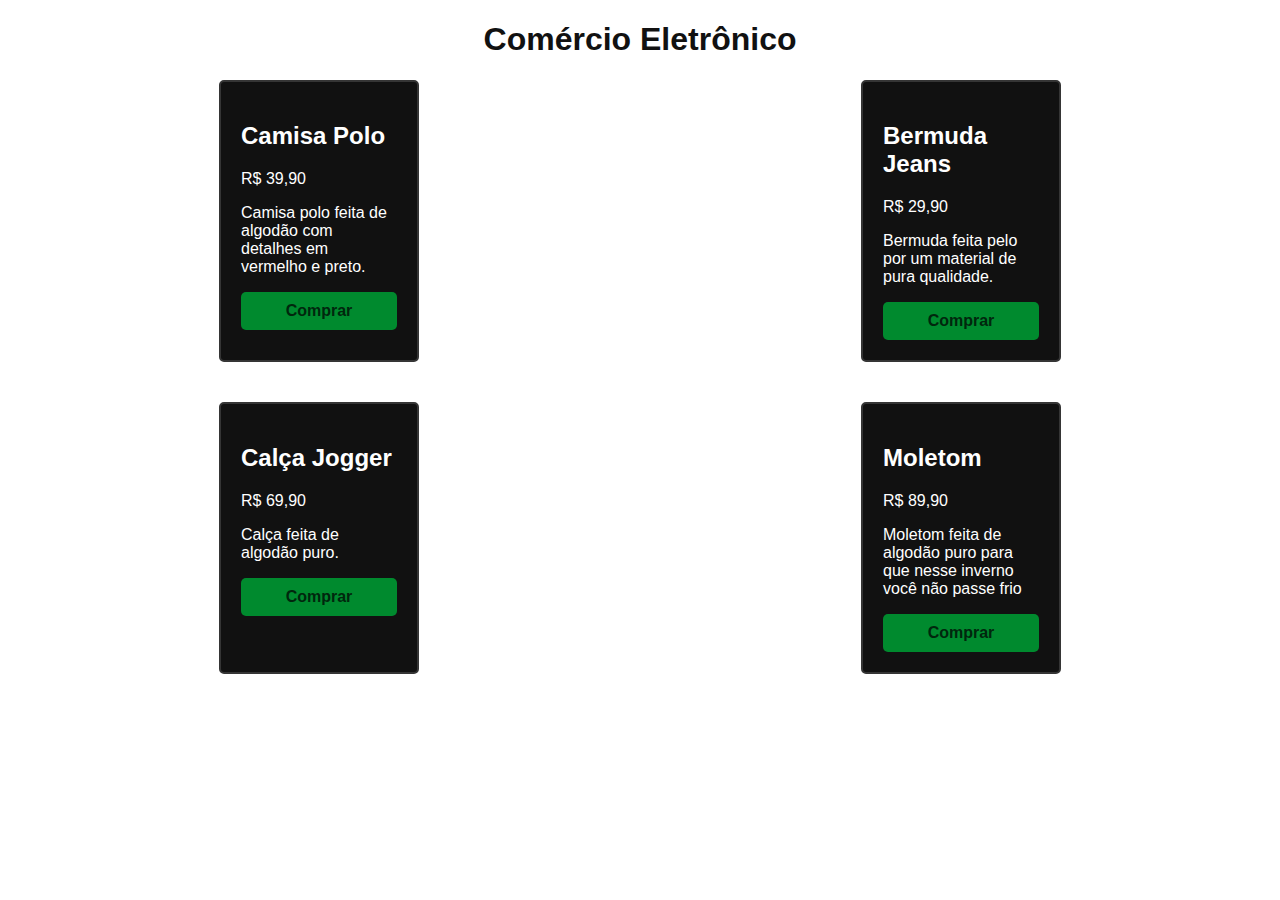
<file: css-flexbox-grid/alling-e-justify-content/index.html>
<!DOCTYPE html>
<html lang="en">

<head>
  <meta charset="UTF-8">
  <meta name="viewport" content="width=device-width, initial-scale=1.0">
  <link rel="stylesheet" href="style.css">
  <title>Grid</title>
</head>

<body>
  <h1>Comércio Eletrônico</h1>
  <div class="grid">
    <div class="item">
      <h2>Camisa Polo</h2>
      <p class="preco">R$ 39,90</p>
      <p>Camisa polo feita de algodão com detalhes em vermelho e preto.</p>
      <a class="comprar" href="#">Comprar</a>
    </div>
    <div class="item">
      <h2>Bermuda Jeans</h2>
      <p class="preco">R$ 29,90</p>
      <p>Bermuda feita pelo por um material de pura qualidade.</p>
      <a class="comprar" href="#">Comprar</a>
    </div>
    <div class="item">
      <h2>Calça Jogger</h2>
      <p class="preco">R$ 69,90</p>
      <p>Calça feita de algodão puro.</p>
      <a class="comprar" href="#">Comprar</a>
    </div>
    <div class="item">
      <h2>Moletom</h2>
      <p class="preco">R$ 89,90</p>
      <p>Moletom feita de algodão puro para que nesse inverno você não passe frio</p>
      <a class="comprar" href="#">Comprar</a>
    </div>
  </div>
</body>

</html>
</file>
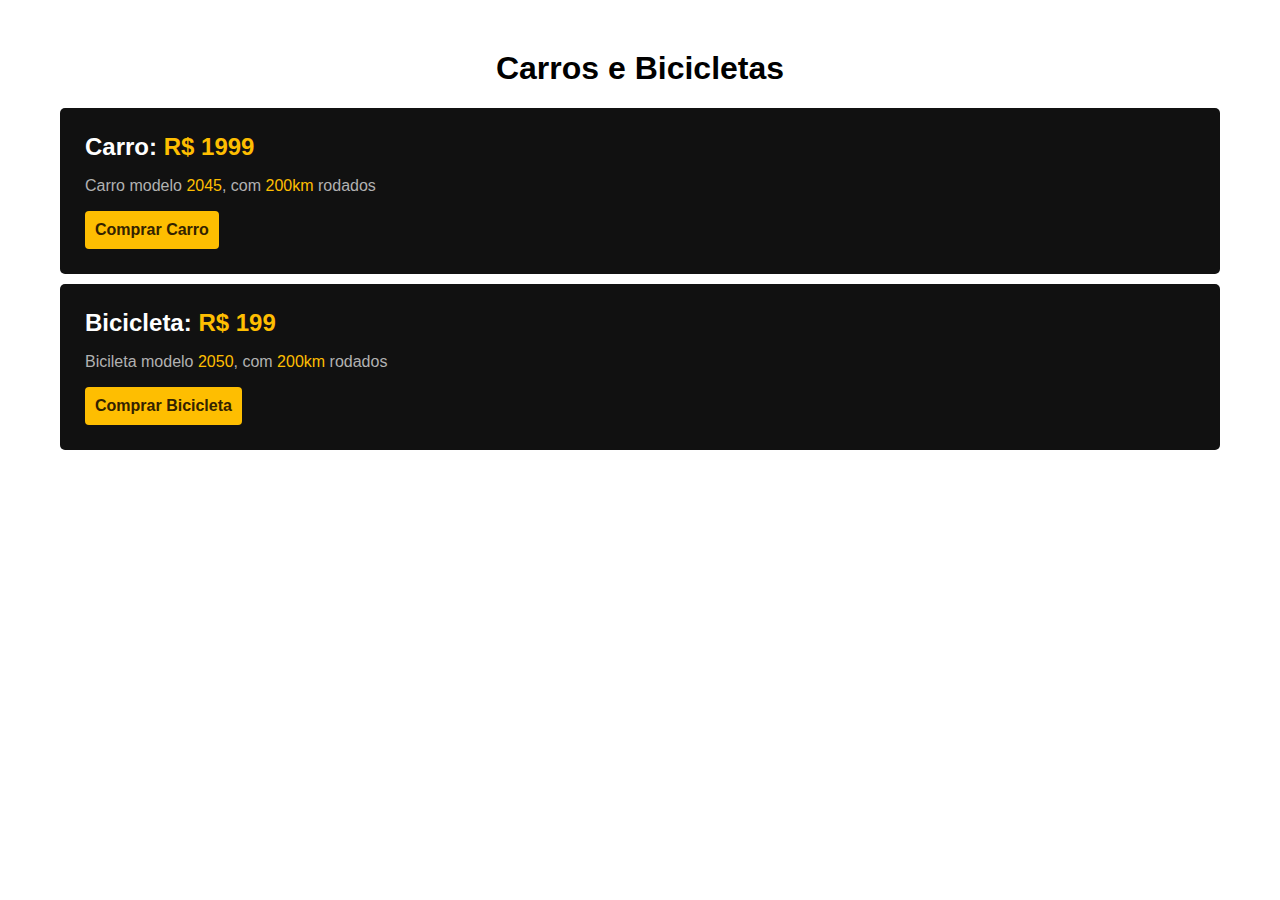
<file: css-flexbox-grid/display-exercicio/index.html>
<!DOCTYPE html>
<html lang="pt-BR">

<head>
  <meta charset="UTF-8">
  <meta name="viewport" content="width=device-width, initial-scale=1.0">
  <link rel="stylesheet" href="style.css">
  <title>Carros e Bicicletas</title>
</head>

<body>
  <h1>Carros e Bicicletas</h1>
  <div class="geral">
    <h2>Carro: <span>R$ 1999</span></h2>
    <div class="description">
      <p>Carro modelo <span>2045</span>, com <span>200km</span> rodados</p>
    </div>
    <a href="/">Comprar Carro</a>
  </div>
  <div class="geral">
    <h2>Bicicleta: <span>R$ 199</span></h2>
    <div class="description">
      <p>Bicileta modelo <span>2050</span>, com <span>200km</span> rodados</p>
    </div>
    <a href="/">Comprar Bicicleta</a>
  </div>
</body>

</html>
</file>
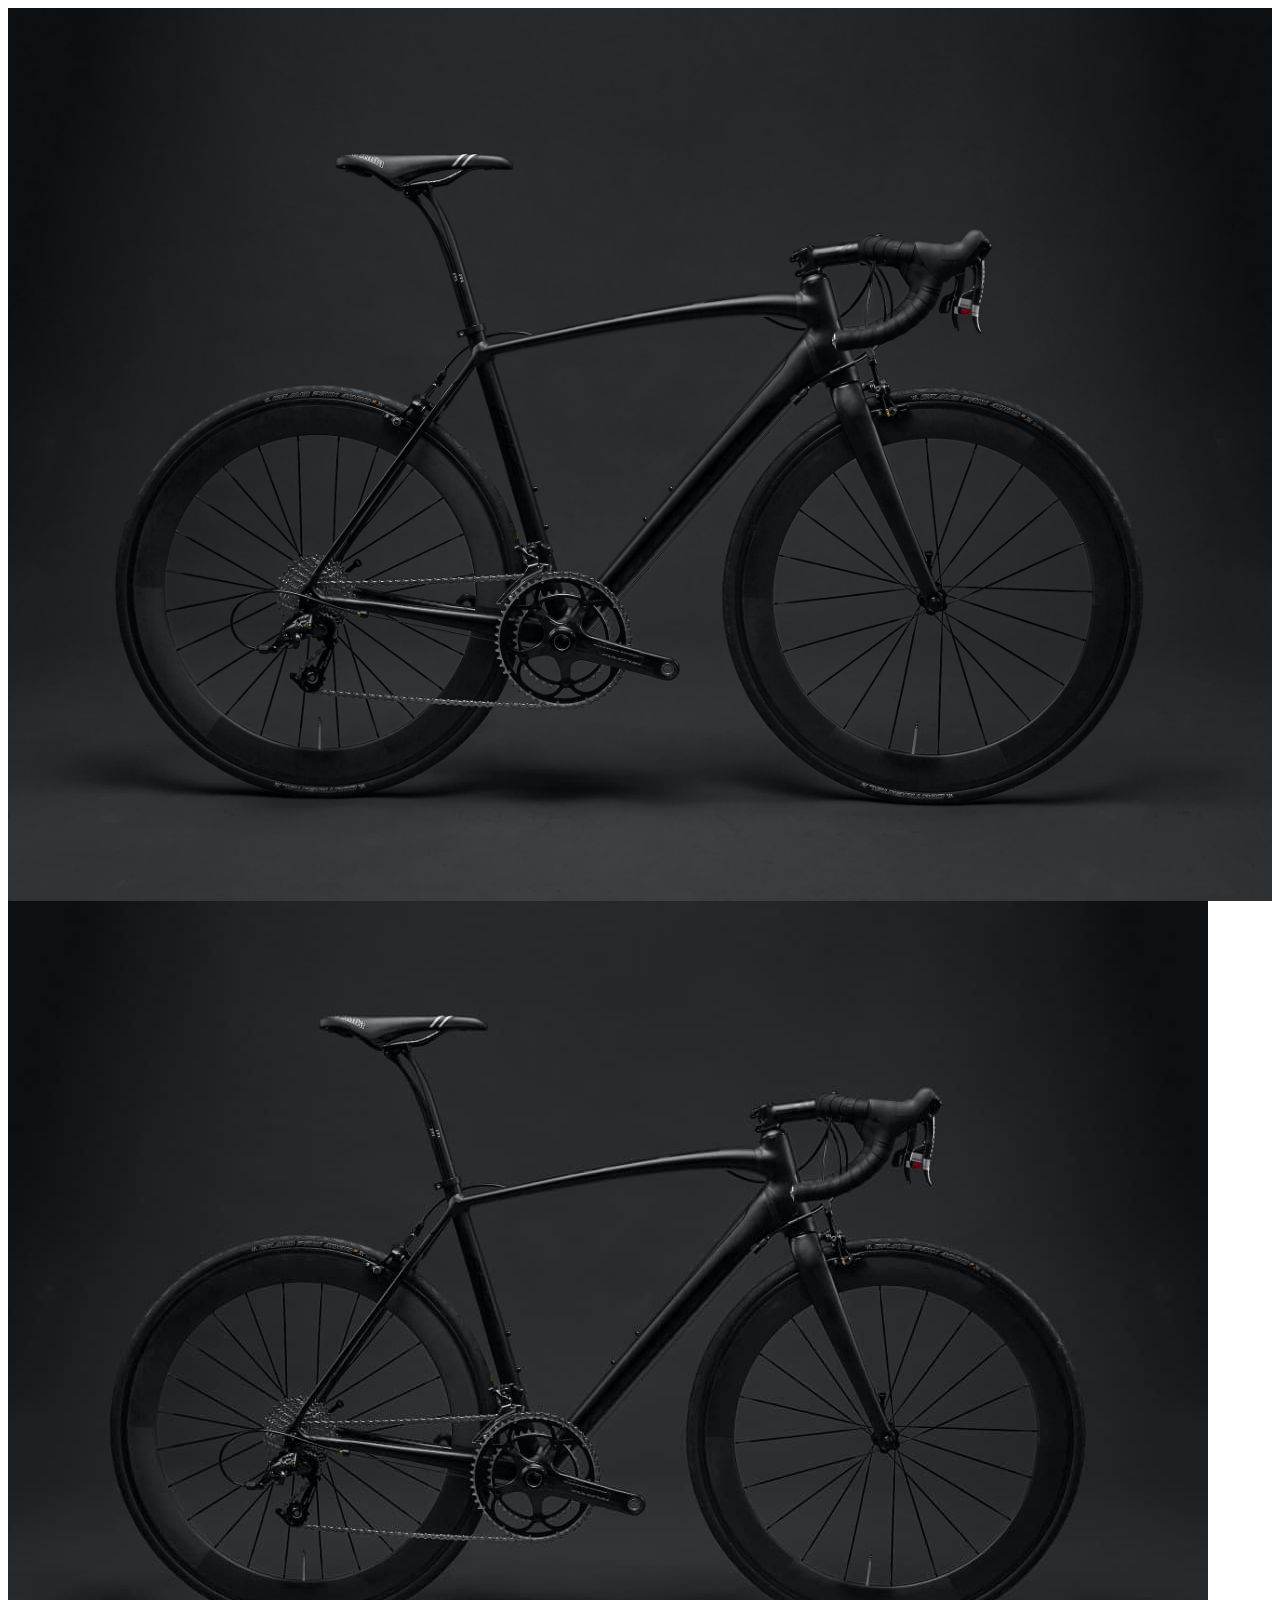
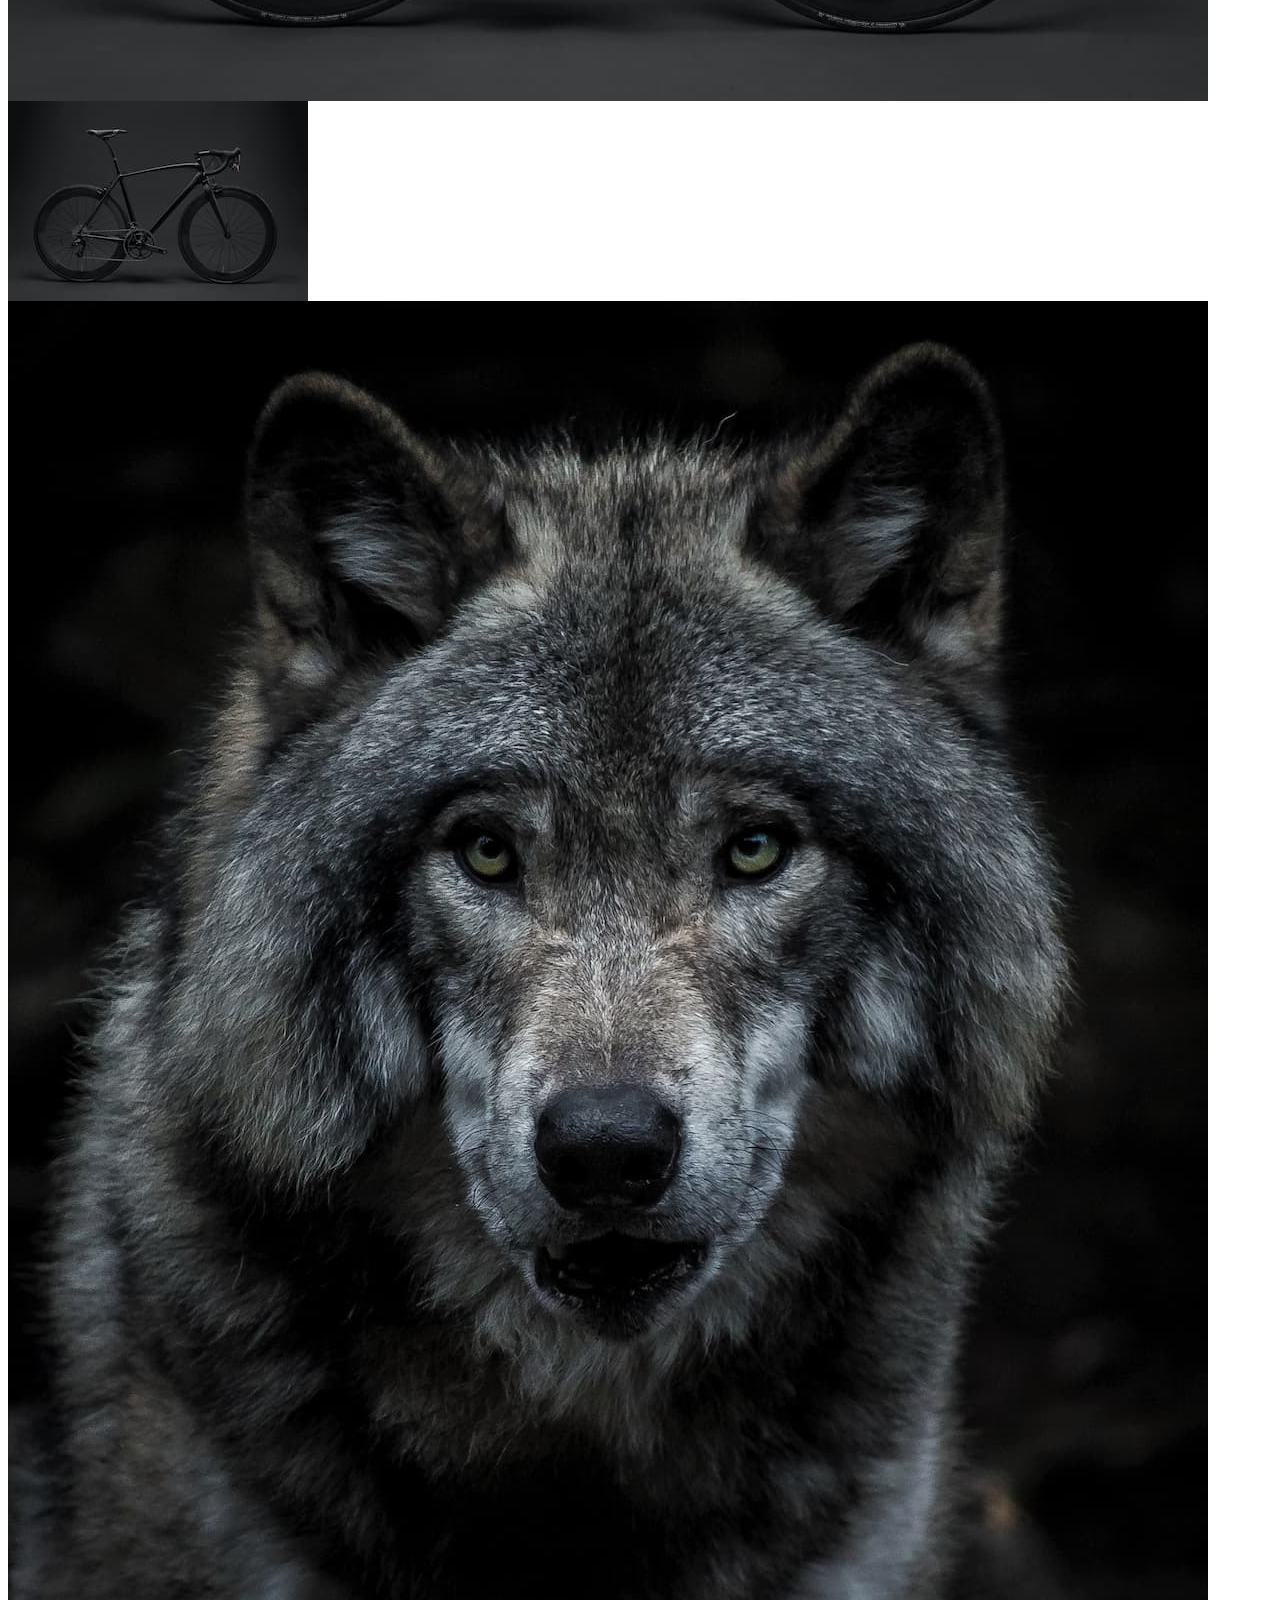
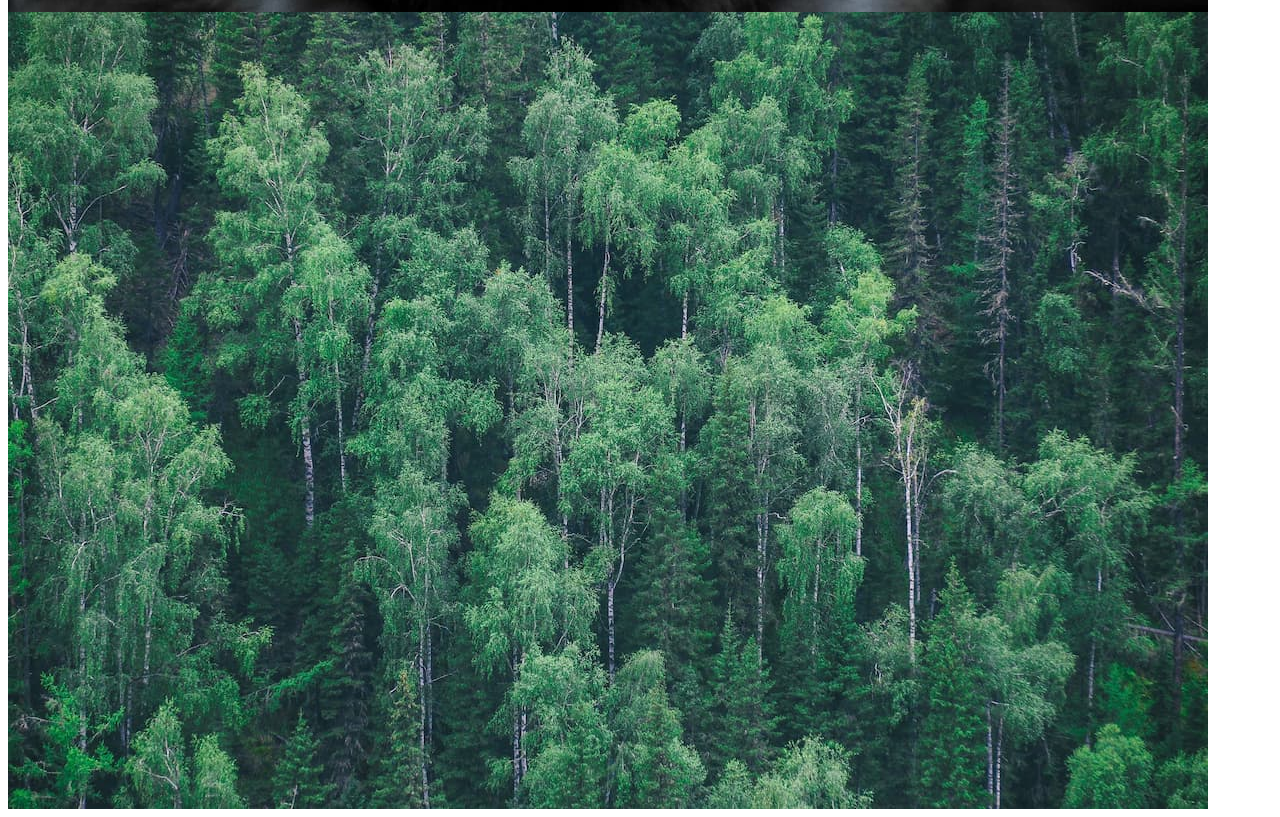
<file: css-flexbox-grid/imagens/index.html>
<!DOCTYPE html>
<html lang="pt-BR">
<head>
  <meta charset="UTF-8">
  <meta name="viewport" content="width=device-width, initial-scale=1.0">
  <link rel="stylesheet" href="style.css">
  <title>Document</title>
</head>
<body>
  <div>
  <img src="./img/bicicleta.jpg" alt="Bicicleta Pretax0">
  <img src="./img/bicicleta-1200-800.jpg" alt="Bicicleta Pretax1">
  <img src="./img/bicicleta-300-200.jpg" alt="Bicicleta Pretax2">
  <img src="./img/lobo.jpg" alt="Lobo">
  <img src="./img/floresta.jpg" alt="floresta">

  </div>
</body>
</html>
</file>
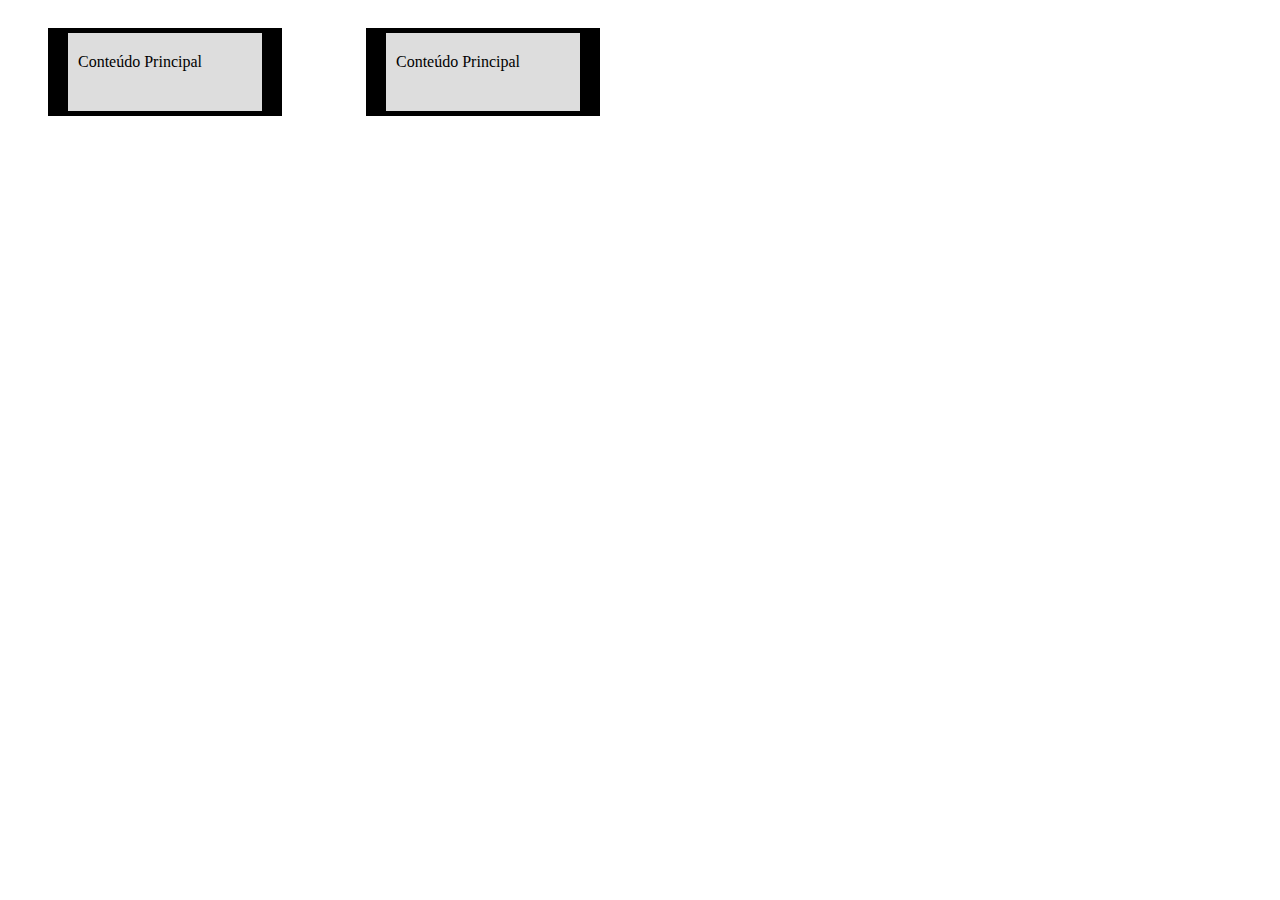
<file: css-flexbox-grid/top-right-bottom-left/index.html>
<!DOCTYPE html>
<html lang="en">

<head>
  <meta charset="UTF-8">
  <meta name="viewport" content="width=device-width, initial-scale=1.0">
  <link rel="stylesheet" href="style.css">
  <title>Document</title>
</head>

<body>
  <span class="padding margin border" href="/">
    Conteúdo Principal
  </span>
  <span class="padding margin border" href="/">
    Conteúdo Principal
  </span>
</body>

</html>
</file>
<file: css-flexbox-grid/alling-e-justify-content/style.css>
body {
  font-family: Arial;
  color: #fff;
}

h1 {
  text-align: center;
  color: #111;
}
alling-e-justify-content
h2 {
  margin-top: 0px;
}

.item {
  background-color: #111;
  border: 2px solid #353535;
  margin-bottom: 20px;
  padding: 20px;
  border-radius: 5px;
}

.comprar {
  background-color: #008a2e;
  padding: 10px 20px;
  color:#00270d;
  text-decoration: none;
  border-radius: 5px;
  font-weight: bold;
  display: grid;
  text-align: center;
}

.grid {
  display: grid;
  grid-template-columns: 200px 200px;
  gap: 20px;
  justify-content: space-around;
}
</file>
<file: css-flexbox-grid/display-exercicio/style.css>
body {
  font-family: Arial;
  margin: 50px;
}

h1{
  text-align: center;
}

h2 {
  margin: 0px;
}

.geral {
  padding: 25px;
  margin: 10px;
  background-color: #111;
  color: #fff;
  border-radius: 5px;
  font-weight: bold;
}

span {
  color: #febe01;
}


.description {
  color: #b2b2b2;
  font-weight: normal;
  font-family: Arial;
}

a { 
  padding: 10px;
  display: inline-block;
  background-color: #febe01;
  color: #332200;
  padding: 10px;
  border-radius: 4px;
  text-decoration: none;

}
</file>
<file: css-flexbox-grid/imagens/style.css>
img {
  max-width: 100%;
  display: block;
}
</file>
<file: css-flexbox-grid/top-right-bottom-left/style.css>
span {
  display: inline-block;
  background: #ddd;
}

.padding {
  padding-top: 20px;
  padding-right: 60px;
  padding-bottom: 40px;
  padding-left: 10px;
  padding: 20px 60px 40px 10px;
}

.margin {
  margin-top: 20px;
  margin-bottom: 20px;
  margin-right: 40px;
  margin-left: 40px;
  margin: 20px 40px;
}

.border {
  border: solid black;
  border-width: 5px 20px;
}
</file>
